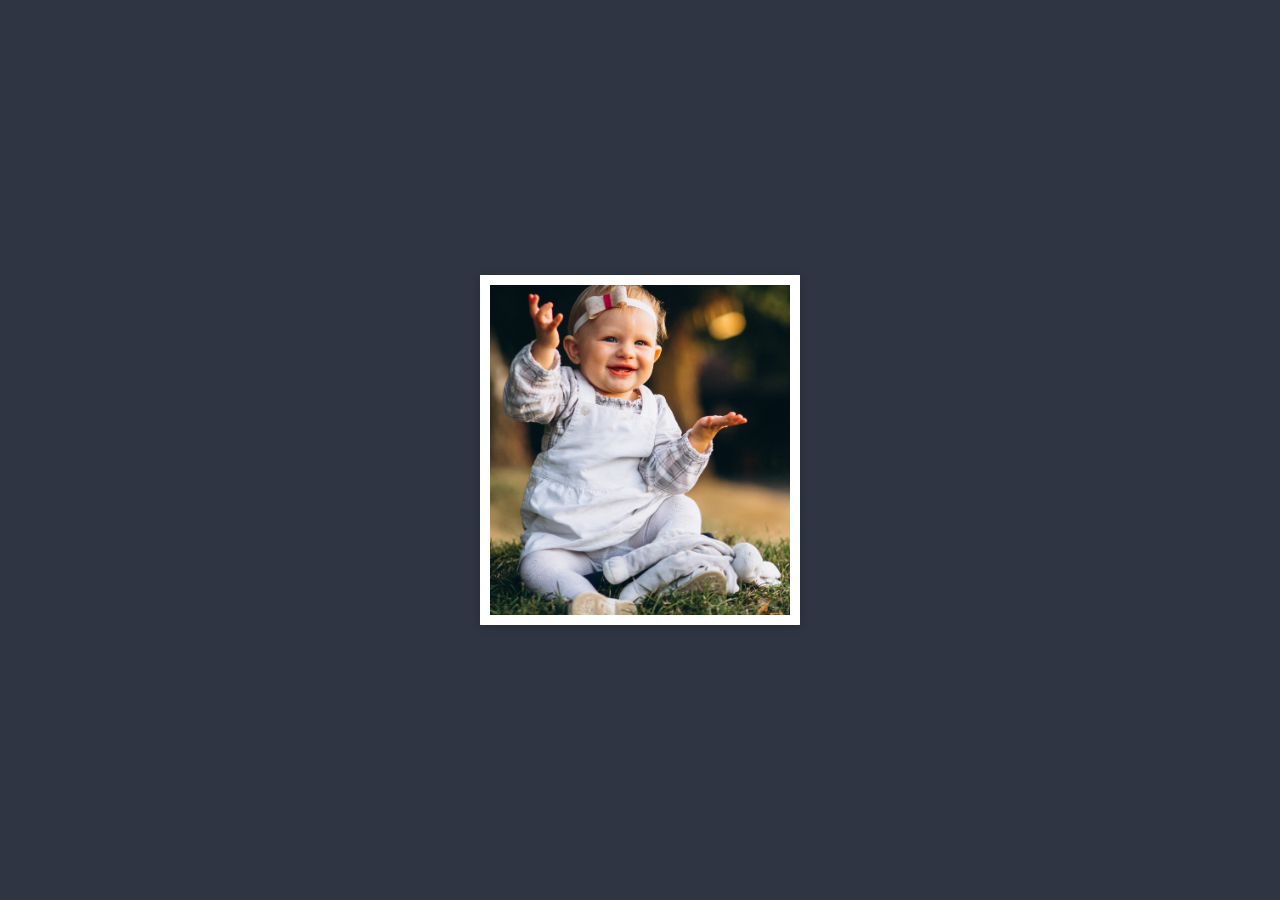
<file: 01_photo_animation/index.html>
<!DOCTYPE html>
<html lang="en">
  <head>
    <meta charset="UTF-8" />
    <meta name="viewport" content="width=device-width, initial-scale=1.0" />
    <title>Photo Animation</title>
    <link rel="stylesheet" href="style.css" />
  </head>
  <body>
    <div class="card">
      <div class="img-box">
        <img src="baby.jpg" alt="Baby" />
      </div>
      <div class="details">
        <h2>Tiya Patricia<br /><span>Baby Girl</span></h2>
      </div>
    </div>
  </body>
</html>
</file>
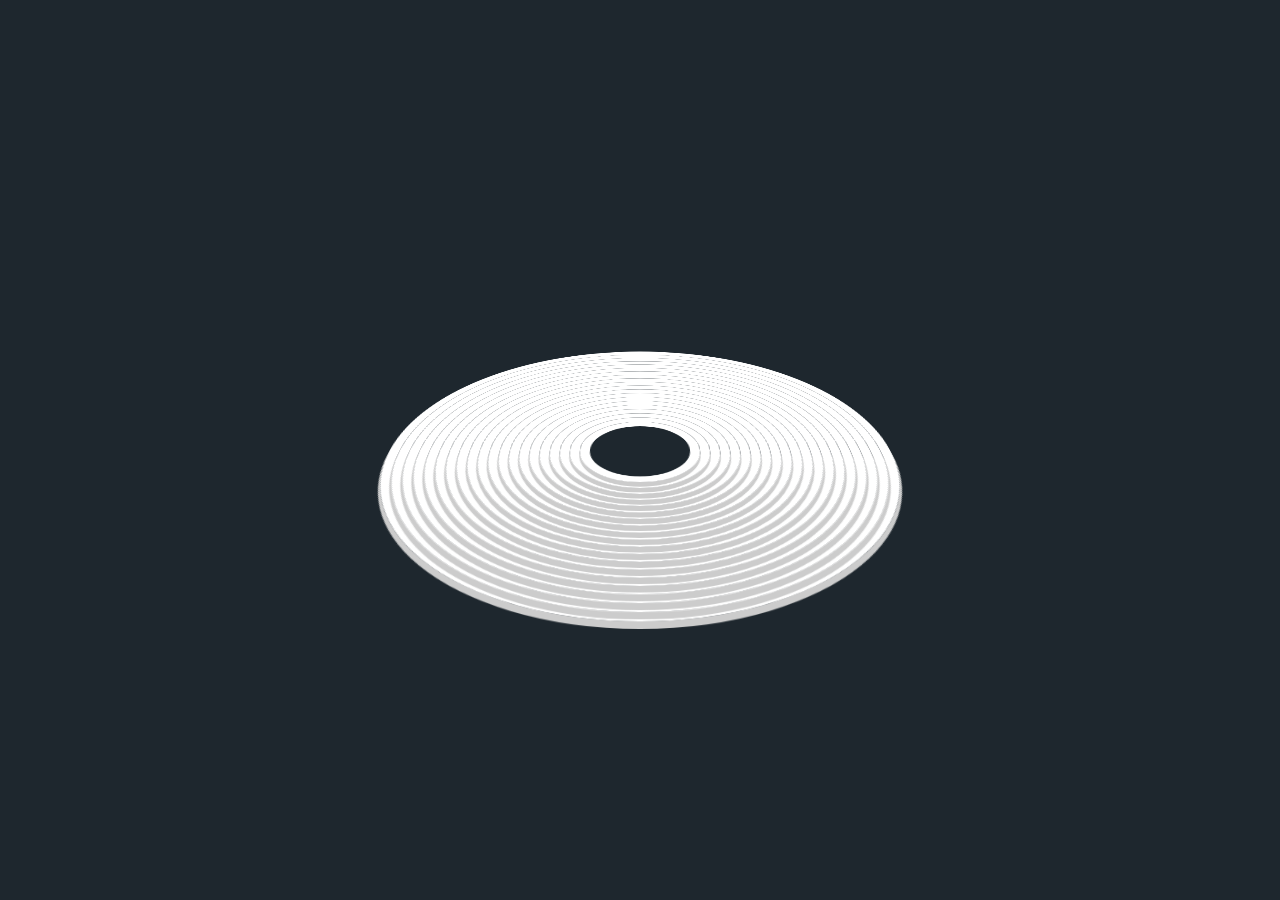
<file: 03_Animated_wave_circle/index.html>
<!DOCTYPE html>
<html lang="en">
  <head>
    <meta charset="UTF-8" />
    <meta name="viewport" content="width=device-width, initial-scale=1.0" />
    <title>Wave Effect</title>
    <link rel="stylesheet" href="style.css" />
  </head>
  <body>
    <div class="wave">
        <div style="--i: 0"></div>
        <div style="--i: 1"></div>
        <div style="--i: 2"></div>
        <div style="--i: 3"></div>
        <div style="--i: 4"></div>
        <div style="--i: 5"></div>
        <div style="--i: 6"></div>
        <div style="--i: 7"></div>
        <div style="--i: 8"></div>
        <div style="--i: 9"></div>
        <div style="--i: 10"></div>
        <div style="--i: 11"></div>
        <div style="--i: 12"></div>
        <div style="--i: 13"></div>
        <div style="--i: 14"></div>
        <div style="--i: 15"></div>
        <div style="--i: 16"></div>
        <div style="--i: 17"></div>
        <div style="--i: 18"></div>
        <div style="--i: 19"></div>
    </div>
  </body>
</html>
</file>
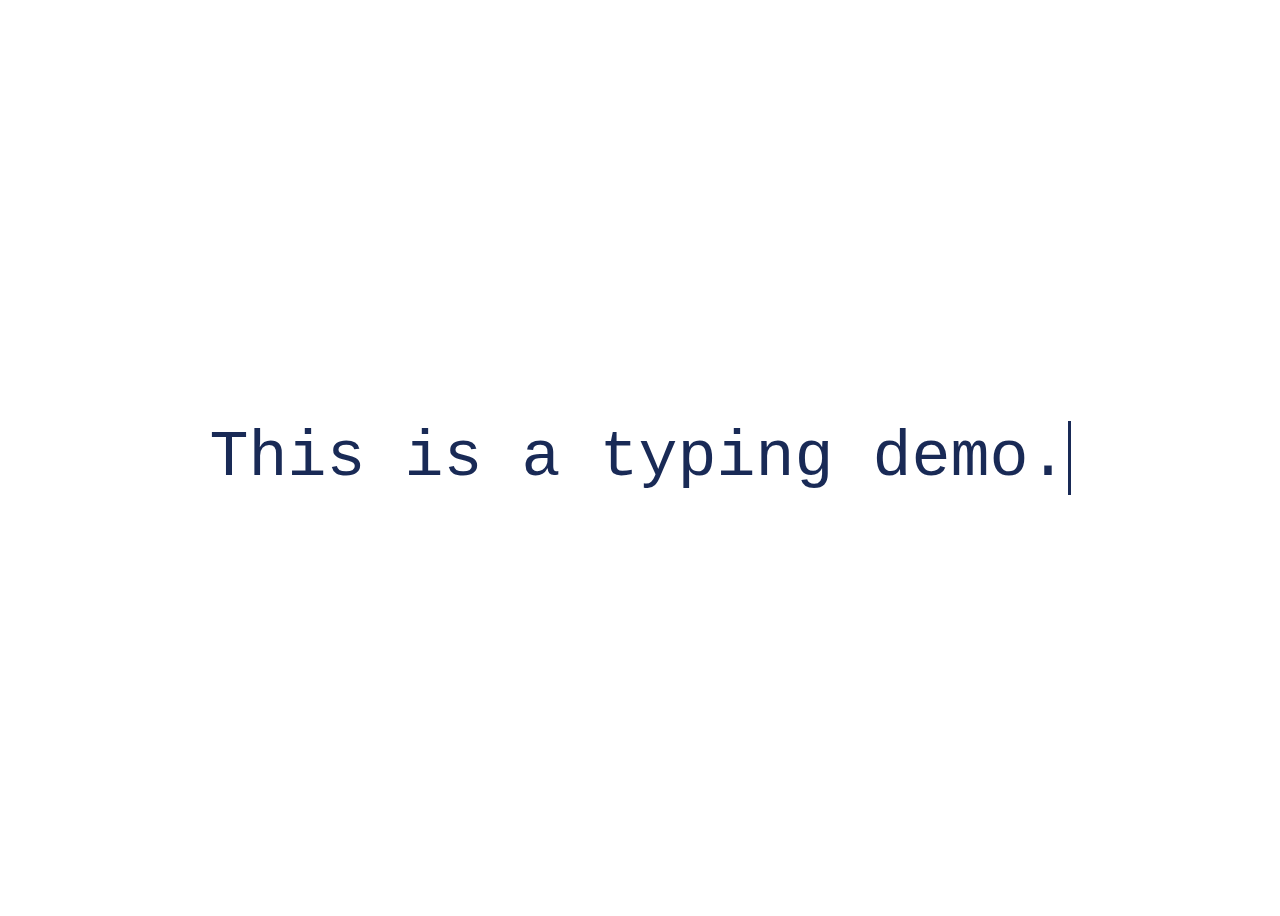
<file: 04_typing/index.html>
<!DOCTYPE html>
<html lang="en">
  <head>
    <meta charset="UTF-8" />
    <meta name="viewport" content="width=device-width, initial-scale=1.0" />
    <title>Typing Writing Effect</title>
    <link rel="stylesheet" href="style.css" />
  </head>
  <body>
    <div class="container">
      <div class="typing-text">This is a typing demo.</div>
    </div>
  </body>
</html>
</file>
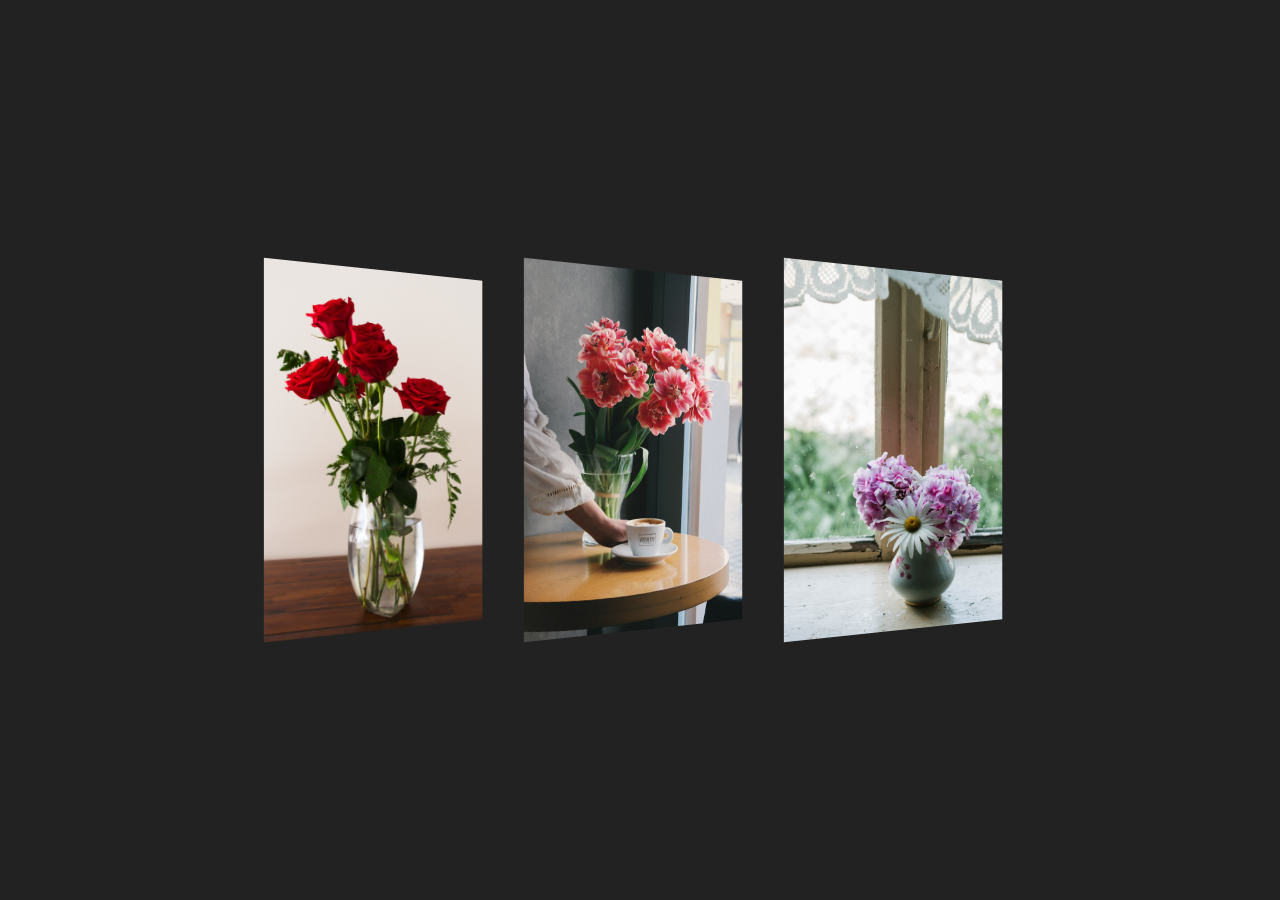
<file: 05_photo_gallery/index.html>
<!DOCTYPE html>
<html lang="en">
  <head>
    <meta charset="UTF-8" />
    <meta name="viewport" content="width=device-width, initial-scale=1.0" />
    <title>Card With Photo Animation</title>
    <link rel="stylesheet" href="style.css" />
  </head>
  <body>
    <div class="container">
      <img src="images/1.jpg" alt="Flowers" />
      <img src="images/2.jpg" alt="Flowers" />
      <img src="images/3.jpg" alt="Flowers" />
    </div>
  </body>
</html>
</file>
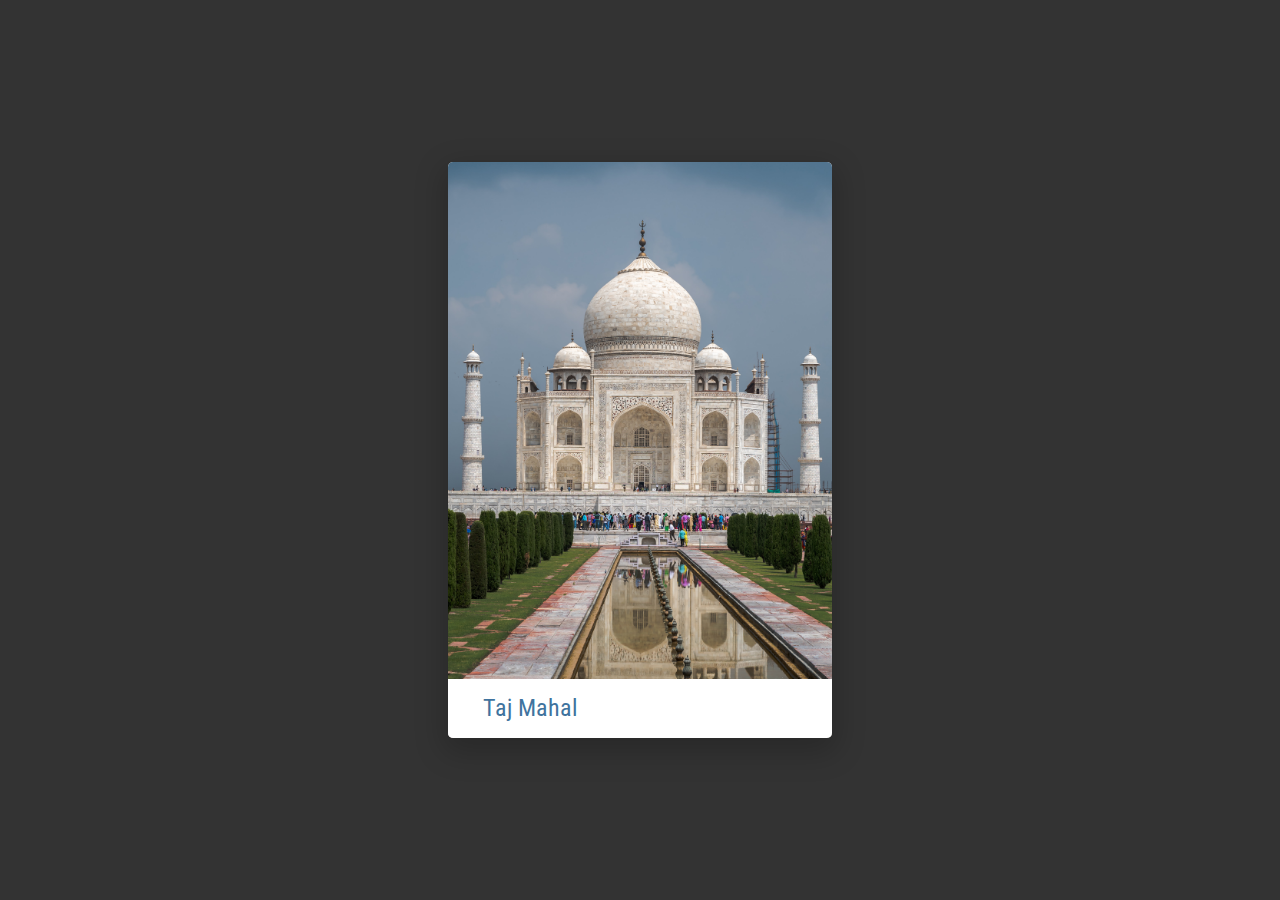
<file: 06_tourist_card/index.html>
<!DOCTYPE html>
<html lang="en">
  <head>
    <meta charset="UTF-8" />
    <meta name="viewport" content="width=device-width, initial-scale=1.0" />
    <title>Tourist Card in CSS</title>
    <link rel="stylesheet" href="style.css" />
  </head>
  <body>
    <main>
      <div class="card">
        <img src="Taj.jpg" alt="Taj Mahal" />
        <div class="card-content">
          <h2>Taj Mahal</h2>
          <p>
            Lorem, ipsum dolor sit amet consectetur adipisicing elit. Sit
            eveniet ipsam id deserunt debitis laboriosam omnis laborum, quaerat
            sunt, mollitia, enim vero numquam ratione inventore error pariatur
            cupiditate itaque nobis.
          </p>
          <a href="#">Read More</a>
        </div>
      </div>
    </main>
  </body>
</html>
</file>
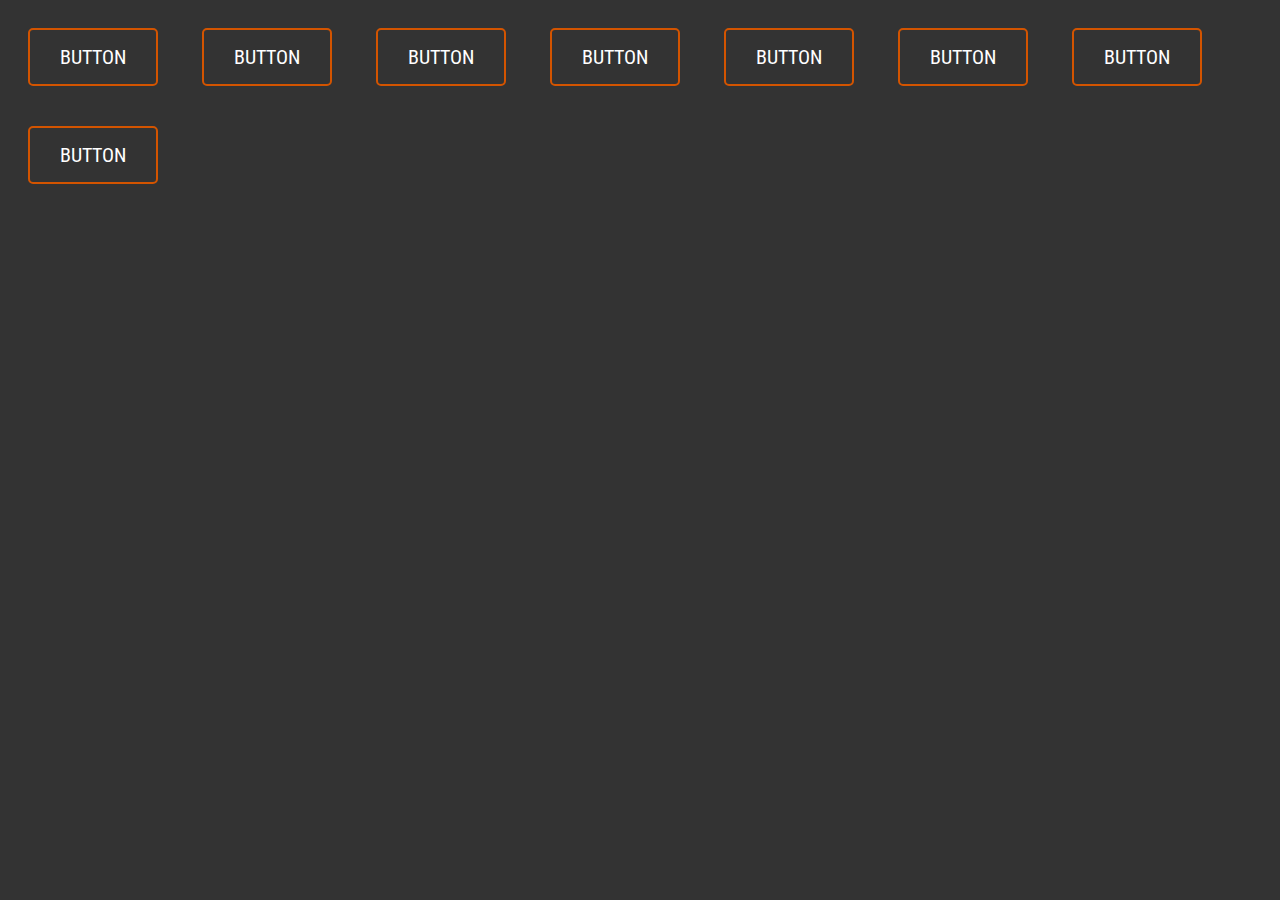
<file: 07_button_hover_animation/index.html>
<!DOCTYPE html>
<html lang="en">
  <head>
    <meta charset="UTF-8" />
    <meta name="viewport" content="width=device-width, initial-scale=1.0" />
    <title>Button hover Animation</title>
    <link rel="stylesheet" href="style.css" />
  </head>
  <body>
    <button class="btn btn-1">Button</button>
    <button class="btn btn-2">Button</button>
    <button class="btn btn-3">Button</button>
    <button class="btn btn-4">Button</button>
    <button class="btn btn-5">Button</button>
    <button class="btn btn-6">Button</button>
    <button class="btn btn-7">Button</button>
    <button class="btn btn-8">Button</button>
  </body>
</html>
</file>
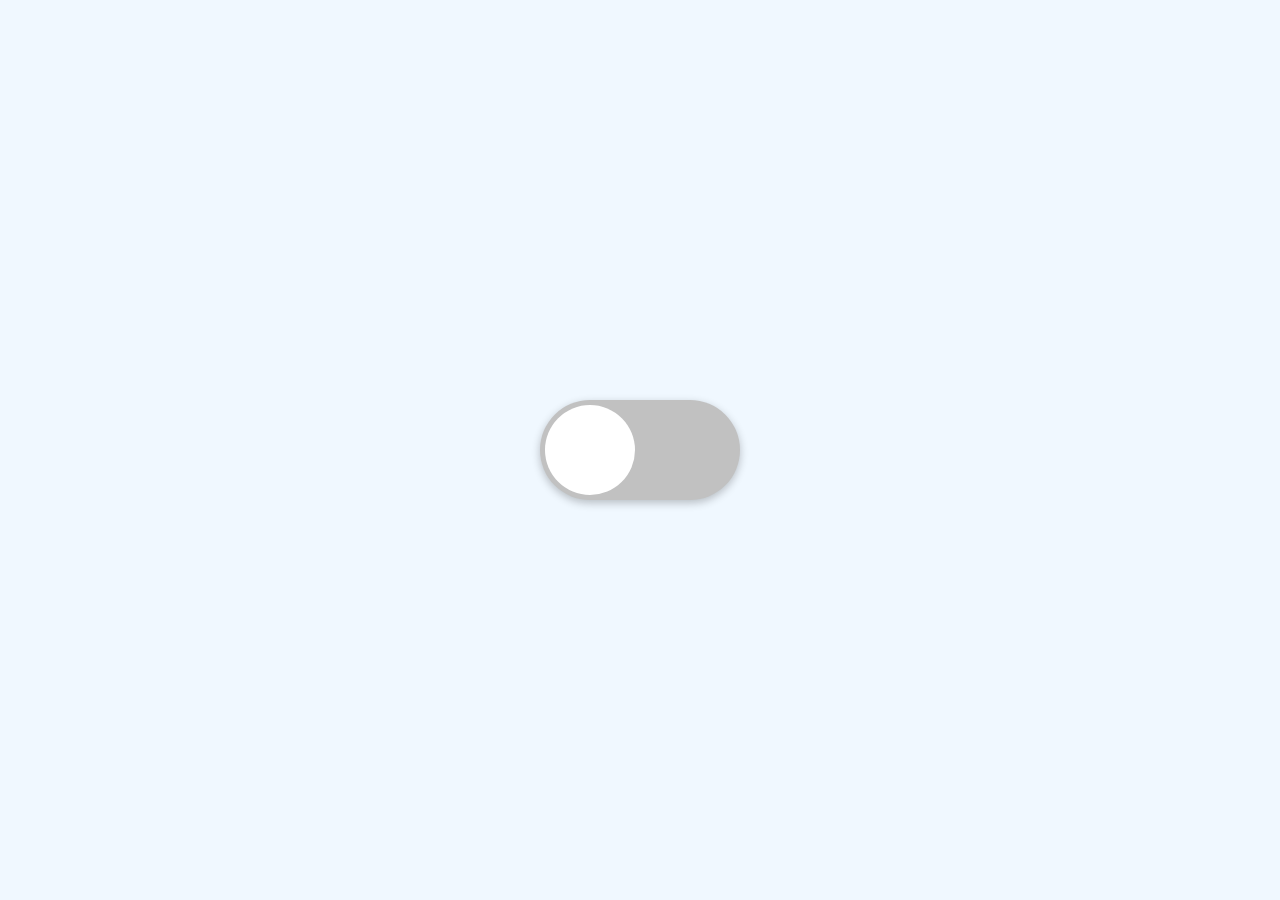
<file: 08_Animated_Toggle_btn/index.html>
<!DOCTYPE html>
<html lang="en">
  <head>
    <meta charset="UTF-8" />
    <meta name="viewport" content="width=device-width, initial-scale=1.0" />
    <title>Animated Toggle Btn</title>
    <link rel="stylesheet" href="style.css" />
  </head>
  <body>
    <div class="container">
      <input type="checkbox" id="check" />
      <label for="check" class="btn"></label>
    </div>
    <script src="script.js"></script>
  </body>
</html>
</file>
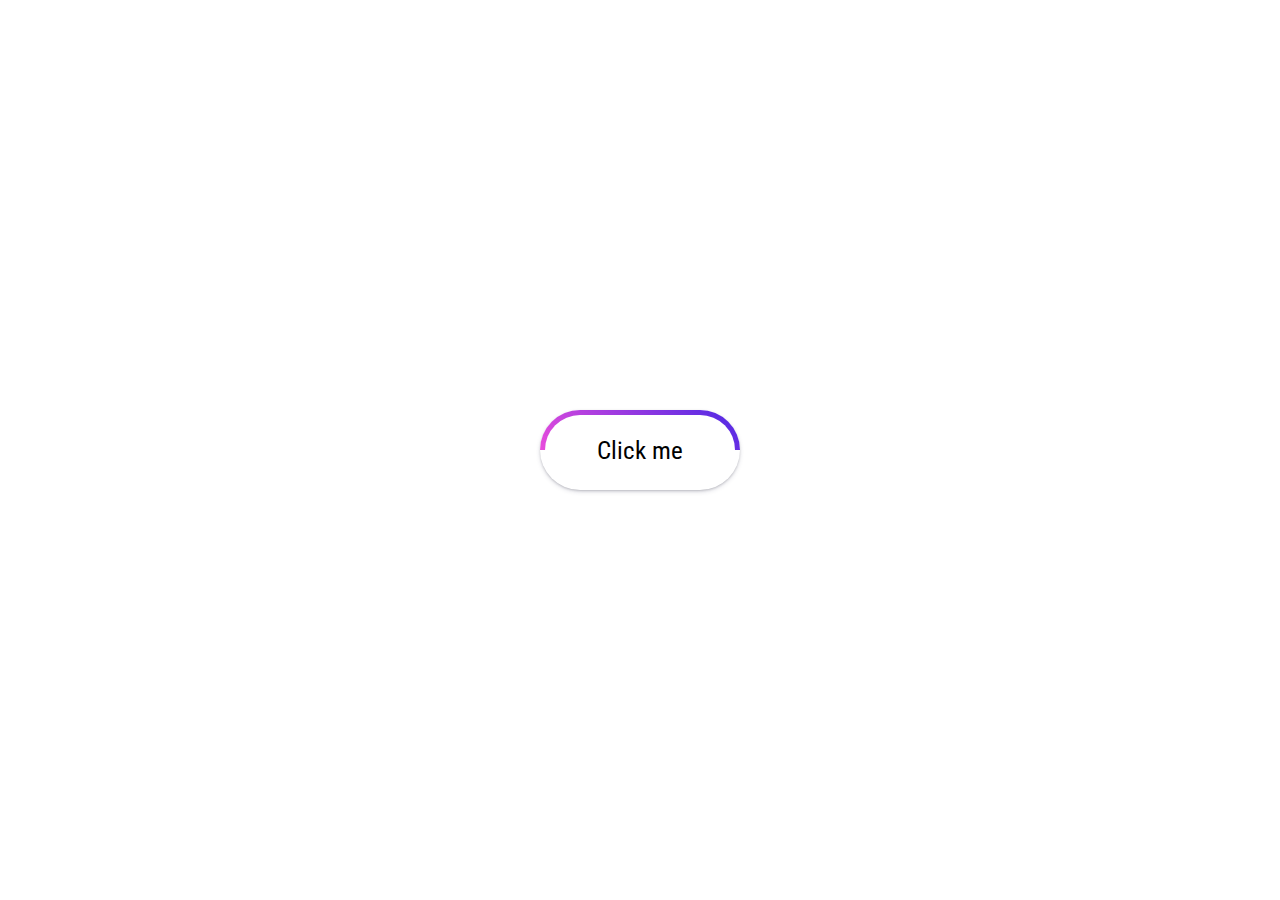
<file: 09_Animated_border_btn/index.html>
<!DOCTYPE html>
<html lang="en">
  <head>
    <meta charset="UTF-8" />
    <meta name="viewport" content="width=device-width, initial-scale=1.0" />
    <title>Animated Border Button</title>
    <link rel="stylesheet" href="style.css" />
  </head>
  <body>
    <div class="container">
      <div class="border"></div>
      <button>Click me</button>
    </div>
  </body>
</html>
</file>
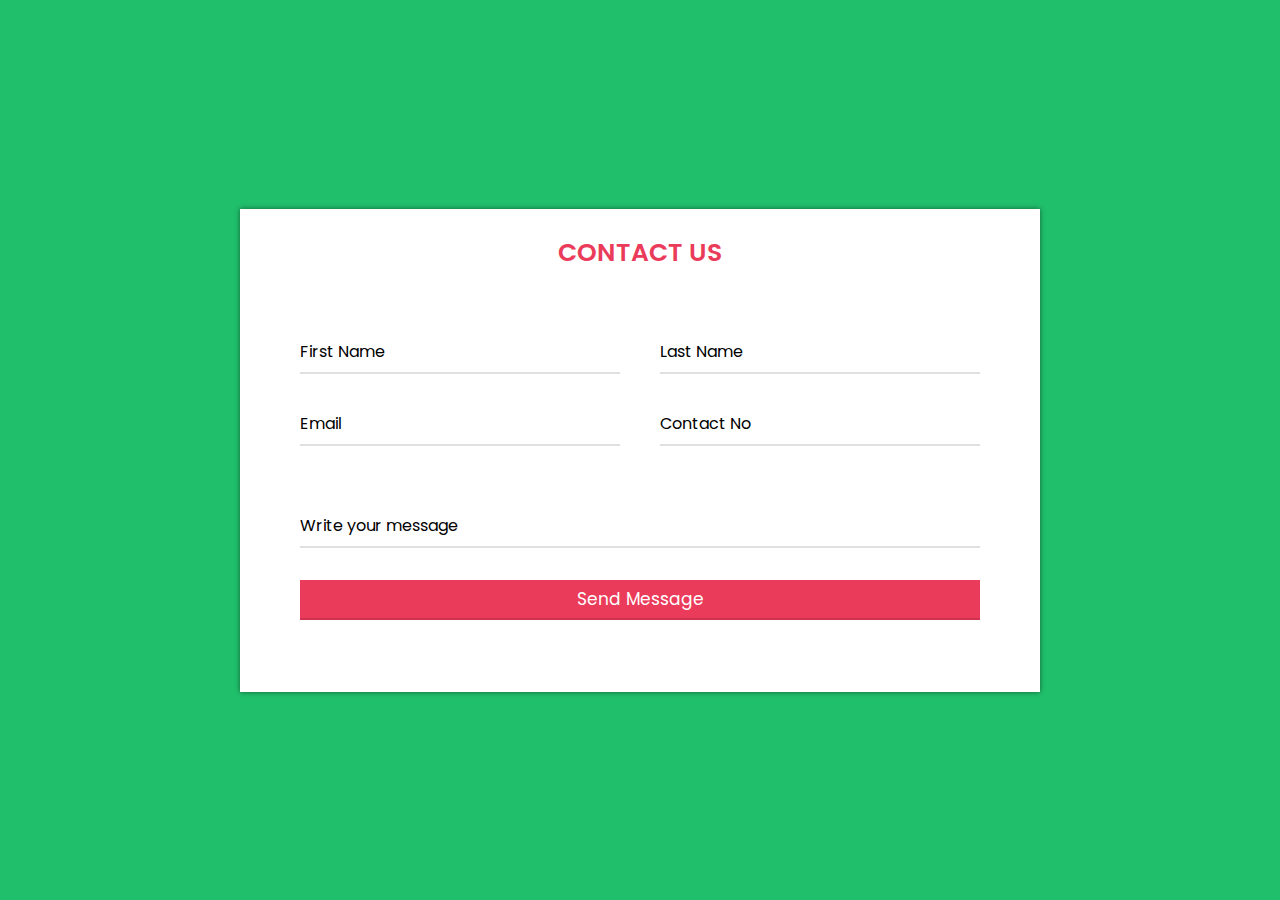
<file: 11_Animated_contact_form/index.html>
<!DOCTYPE html>
<html lang="en">
  <head>
    <meta charset="UTF-8" />
    <meta name="viewport" content="width=device-width, initial-scale=1.0" />
    <title>Animated Contact Form</title>
    <link rel="stylesheet" href="style.css" />
  </head>
  <body>
    <div class="container">
      <div class="title">Contact Us</div>
      <form action="#">
        <div class="row">
          <div class="form-group">
            <input type="text" required id="firstname" />
            <div class="underline"></div>
            <label for="firstname">First Name</label>
          </div>
          <div class="form-group">
            <input type="text" required id="lastname" />
            <div class="underline"></div>
            <label for="lastname">Last Name</label>
          </div>
        </div>
        <div class="row">
          <div class="form-group">
            <input type="text" required id="email" />
            <div class="underline"></div>
            <label for="email">Email</label>
          </div>
          <div class="form-group">
            <input type="text" required id="contact" />
            <div class="underline"></div>
            <label for="contact">Contact No</label>
          </div>
        </div>
        <div class="row">
          <div class="form-group textarea">
            <textarea required></textarea>
            <div class="underline"></div>
            <label for="">Write your message</label>
          </div>
        </div>
        <div class="row">
          <div class="form-group">
            <input type="submit" value="Send Message" />
          </div>
        </div>
      </form>
    </div>
  </body>
</html>
</file>
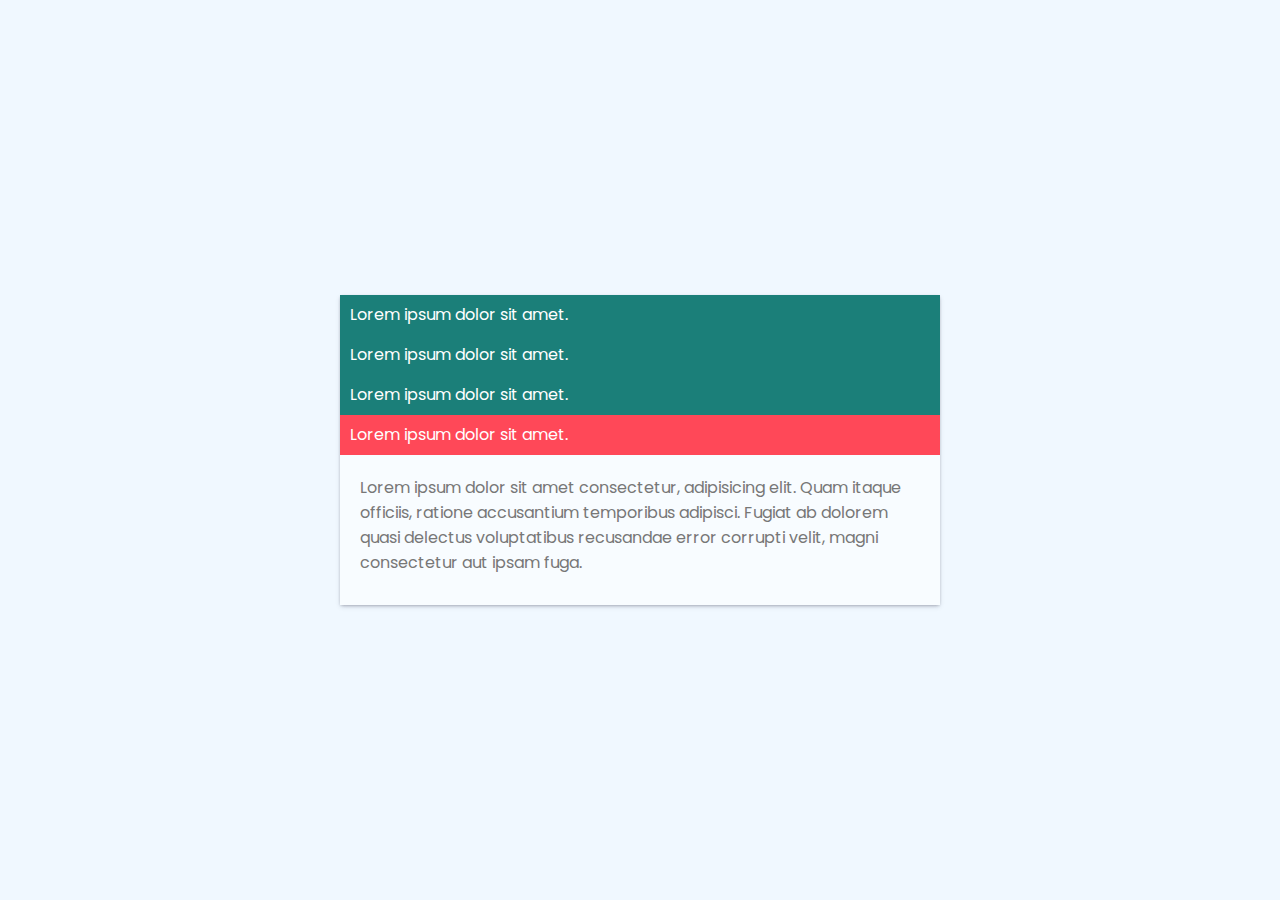
<file: 12_pure_css_accordian_animtion/index.html>
<!DOCTYPE html>
<html lang="en">
  <head>
    <meta charset="UTF-8" />
    <meta name="viewport" content="width=device-width, initial-scale=1.0" />
    <title>Pure CSS Accordion</title>
    <link rel="stylesheet" href="style.css" />
  </head>
  <body>
    <div class="container">
      <div>
        <input type="radio" id="ac1" name="accordion" checked />
        <label for="ac1">Lorem ipsum dolor sit amet.</label>
        <div class="ac">
          <p>
            Lorem ipsum dolor sit amet consectetur, adipisicing elit. Quam
            itaque officiis, ratione accusantium temporibus adipisci. Fugiat ab
            dolorem quasi delectus voluptatibus recusandae error corrupti velit,
            magni consectetur aut ipsam fuga.
          </p>
        </div>
      </div>
      <div>
        <input type="radio" id="ac2" name="accordion" checked />
        <label for="ac2">Lorem ipsum dolor sit amet.</label>
        <div class="ac">
          <p>
            Lorem ipsum dolor sit amet consectetur, adipisicing elit. Quam
            itaque officiis, ratione accusantium temporibus adipisci. Fugiat ab
            dolorem quasi delectus voluptatibus recusandae error corrupti velit,
            magni consectetur aut ipsam fuga.
          </p>
        </div>
      </div>
      <div>
        <input type="radio" id="ac3" name="accordion" checked />
        <label for="ac3">Lorem ipsum dolor sit amet.</label>
        <div class="ac">
          <p>
            Lorem ipsum dolor sit amet consectetur, adipisicing elit. Quam
            itaque officiis, ratione accusantium temporibus adipisci. Fugiat ab
            dolorem quasi delectus voluptatibus recusandae error corrupti velit,
            magni consectetur aut ipsam fuga.
          </p>
        </div>
      </div>
      <div>
        <input type="radio" id="ac4" name="accordion" checked />
        <label for="ac4">Lorem ipsum dolor sit amet.</label>
        <div class="ac">
          <p>
            Lorem ipsum dolor sit amet consectetur, adipisicing elit. Quam
            itaque officiis, ratione accusantium temporibus adipisci. Fugiat ab
            dolorem quasi delectus voluptatibus recusandae error corrupti velit,
            magni consectetur aut ipsam fuga.
          </p>
        </div>
      </div>
    </div>
  </body>
</html>
</file>
<file: 01_photo_animation/style.css>
@import url("https://fonts.googleapis.com/css2?family=Lato:ital,wght@0,300;0,400;0,700;0,900;1,300;1,400;1,700;1,900&display=swap");

body {
  margin: 0;
  font-family: "Lato", sans-serif;
  background-color: #2f3542;
  height: 100vh;
  display: flex;
  justify-content: center;
  align-items: center;
}

.card {
  position: relative;
  width: 320px;
  height: 350px;
  background-color: #fff;
  border-radius: 3px;
  box-shadow: 0 2px 10px rgba(0, 0, 0, 0.2);
}

.card::before,
.card::after {
  content: "";
  position: absolute;
  top: 0;
  left: 0;
  width: 100%;
  height: 100%;
  background-color: #fff;
  z-index: -1;
  transition: 0.5s;
}

.card:hover::before {
  transform: rotate(20deg);
  box-shadow: 0 2px 20px rgba(0, 0, 0, 0.2);
}

.card:hover::after {
  transform: rotate(10deg);
  box-shadow: 0 2px 20px rgba(0, 0, 0, 0.2);
}

.img-box {
  position: absolute;
  background: #2f3542;
  top: 10px;
  left: 10px;
  bottom: 10px;
  right: 10px;
  transition: 0.5s;
}

img {
  position: absolute;
  top: 0;
  left: 0;
  width: 100%;
  height: 100%;
  object-fit: cover;
  z-index: 2;
}
.card:hover .img-box {
  bottom: 80px;
}

.details {
  position: absolute;
  left: 10px;
  right: 10px;
  bottom: 10px;
  height: 60px;
  text-align: center;
}
h2 {
  margin: 0;
  padding: 0;
  font-weight: 600;
  font-size: 20px;
  color: #222;
  text-transform: uppercase;
}

h2 span {
  font-size: 16px;
  color: #ff4757;
  font-weight: 500;
  text-transform: capitalize;
}
</file>
<file: 03_Animated_wave_circle/style.css>
* {
  margin: 0;
  padding: 0;
}
body {
  min-height: 100vh;
  display: grid;
  place-items: center;
  background-color: #1e272e;
}

.wave {
  position: relative;
  width: 500px;
  height: 500px;
  transform-style: preserve-3d;
  transform: perspective(800px) rotateX(60deg);
}
.wave div {
  position: absolute;
  display: block;
  border: 10px solid #fff;
  box-shadow: 0 8px 0 #ccc;
  border-radius: 50%;

  animation: wave 3s ease-in-out infinite;
  top: calc(var(--i) * 10px);
  left: calc(var(--i) * 10px);
  bottom: calc(var(--i) * 10px);
  right: calc(var(--i) * 10px);
  animation-delay:calc(var(--i) * 0.1s) ;
}

@keyframes wave {
  0%,
  100% {
    transform: translateZ(-120px);
  }
  50% {
    transform: translateZ(120px);
  }
}
</file>
<file: 04_typing/style.css>
.container {
  height: 100vh;
  display: grid;
  place-items: center;
}

.typing-text {
  font-family: monospace;
  font-size: 5em;
  color: #192a56;
  border-right: 3px solid;
  width: 22ch;
  white-space: nowrap;
  overflow: hidden;
  animation: typing 3s steps(22), blink 0.5s step-end infinite alternate;
  /* animation: typing 3s steps(22) infinite alternate, blink 0.5s step-end infinite alternate; */
}

@keyframes typing {
  from {
    width: 0;
  }
}

@keyframes blink {
  50% {
    border-color: transparent;
  }
}
</file>
<file: 05_photo_gallery/style.css>
* {
  margin: 0;
  padding: 0;
  box-sizing: border-box;
}

body {
  width: 100%;
  height: 100vh;
  background-color: #222;
  display: grid;
  place-items: center;
}

img {
  width: 30%;
  height: 100%;
  object-fit: cover;
  
  transform: perspective(800px) rotateY(25deg);
  transition: 0.5s;
}
 
.container {
  max-width: 800px;
  max-height: 350px;
  display: flex;
  justify-content: center;
  align-items: center;
  gap: 20px;
  cursor: pointer;
}

.container:hover img {
  opacity: 0.5;
}

.container img:hover {
  transform: perspective(800px) rotateY(0deg) scale(1.2);
  z-index: 99;
  opacity: 1;
}
</file>
<file: 06_tourist_card/style.css>
@import url("https://fonts.googleapis.com/css2?family=Roboto+Condensed:wght@300;400;700&display=swap");

* {
  margin: 0;
  padding: 0;
  box-sizing: border-box;
  font-family: "Roboto Condensed", sans-serif;
}

body {
  background-color: #333;
}

main {
  min-height: 100vh;
  display: flex;
  justify-content: center;
  align-items: center;
}

.card {
  width: 24rem;
  height: 36rem;
  background-color: #fff;
  border-radius: 5px;
  overflow: hidden;
  cursor: pointer;
  position: relative;
  box-shadow: 0 10px 30px 5px rgba(0, 0, 0, 0.2);
}

.card img {
  position: absolute;
  object-fit: cover;
  width: 100%;
  height: 100%;
}

.card-content {
  position: absolute;
  bottom: -50px;
  left: 0px;
  padding: 15px 35px;
  background-color: #fff;
  color: #333;
  transition: bottom 0.3s ease-in-out;
}

.card:hover .card-content {
  bottom: 0;
}

.card-content h2 {
  min-height: 50px;
  color: #40739e;
  font-weight: 400;
}

.card-content p {
  max-height: 0;
  overflow: hidden;
  margin-bottom: 10px;
  transition: max-height 0.3s ease-in-out;
  line-height: 20px;
}

.card:hover .card-content p {
  max-height: 150px;
}

.card-content a {
  text-decoration: none;
}

.card-content a:hover {
  text-decoration: underline;
}
</file>
<file: 07_button_hover_animation/style.css>
@import url("https://fonts.googleapis.com/css2?family=Roboto+Condensed:wght@300;400;700&display=swap");

* {
  font-family: "Roboto Condensed", sans-serif;
}

body {
  background-color: #333;
}

.btn {
  background: transparent;
  font-size: 20px;
  color: #fff;
  border: 2px solid #d35400;
  margin: 20px;
  padding: 15px 30px;
  text-transform: uppercase;
  font-weight: 400;
  position: relative;
  overflow: hidden;
  border-radius: 5px;
  cursor: pointer;
}

.btn::before {
  content: "";
  position: absolute;
  top: 0;
  left: 0;
  z-index: -1;
  width: 100%;
  height: 100%;
  background-color: #d35400;
  transition: 0.5s all ease-in-out;
}

/* btn-1 */
.btn-1::before {
  height: 0;
}
.btn-1:hover::before {
  /* To remove top value */
  top: unset;
  bottom: 0;
  height: 100%;
}

/* btn-2 */
.btn-2::before {
  top: unset;
  bottom: 0;
  height: 0;
}
.btn-2:hover::before {
  bottom: unset;
  top: 0;
  height: 100%;
}

/* btn-3 */
.btn-3::before {
  left: unset;
  width: 0;
  right: 0;
}
.btn-3:hover::before {
  right: unset;
  left: 0;
  width: 100%;
}

/* btn-4 */
.btn-4::before {
  right: unset;
  width: 0;
  left: 0;
}
.btn-4:hover::before {
  left: unset;
  right: 0;
  width: 100%;
}

.btn-5::before,
.btn-6::before,
.btn-7::before,
.btn-8::before {
  top: 50%;
  left: 50%;
  transform: translate(-50%, -50%);
}

/* btn-5 */
.btn-5::before {
  height: 0;
}
.btn-5:hover::before {
  height: 100%;
}

/* btn-6 */
.btn-6::before {
  width: 0;
}
.btn-6:hover::before {
  width: 100%;
}

/* btn-7 */
.btn-7::before {
  height: 0;
  transform: translate(-50%, -50%) rotate(45deg);
}
.btn-7:hover::before {
  height: 380%;
}

/* btn-8 */
.btn-8::before {
  height: 0;
  transform: translate(-50%, -50%) rotate(-45deg);
}
.btn-8:hover::before {
  height: 380%;
}
</file>
<file: 08_Animated_Toggle_btn/style.css>
* {
  margin: 0;
  padding: 0;
}

.container {
  width: 100vw;
  height: 100vh;
  display: flex;
  justify-content: center;
  align-items: center;
  background-color: aliceblue;
}
.btn {
  width: 200px;
  height: 100px;
  background: #c1c1c1;
  border-radius: 200px;
  cursor: pointer;
  position: relative;
  box-shadow: rgba(0, 0, 0, 0.24) 0px 3px 8px;
}
.btn::before {
  position: absolute;
  content: "";
  width: 90px;
  height: 90px;
  background-color: #fff;
  border-radius: 50%;
  margin: 5px;
  transition: 0.5s;
}
input:checked + .btn {
  background-color: #dc143c;
}
input:checked + .btn::before {
  transform: translateX(100px);
}
input {
  display: none;
}
</file>
<file: 09_Animated_border_btn/style.css>
@import url("https://fonts.googleapis.com/css2?family=Roboto+Condensed:wght@300;400;700&display=swap");

* {
  margin: 0;
  padding: 0;
  box-sizing: border-box;
  font-family: "Roboto Condensed", sans-serif;
}

body {
  width: 100vw;
  height: 100vh;
  display: grid;
  place-items: center;
}
.container {
  width: 200px;
  height: 80px;
  background-color: #fff;
  box-shadow: rgba(50, 50, 93, 0.25) 0px 2px 5px -1px,
    rgba(0, 0, 0, 0.3) 0px 1px 3px -1px;
  border-radius: 100px;
  overflow: hidden;
  position: relative;
  cursor: pointer;
}

.border {
  width: 200px;
  height: 40px;
  background: linear-gradient(45deg, #e94cdc, #4c28e4);
  animation-name: rotate;
  animation-duration: 2s;
  animation-iteration-count: infinite;
  animation-timing-function: linear;
  animation-play-state: paused;
}
@keyframes rotate {
  from {
    transform: rotate(0deg);
  }
  to {
    transform: rotate(360deg);
  }
}
button {
  position: absolute;
  top: 50%;
  left: 50%;
  transform: translate(-50%, -50%);
  width: 190px;
  height: 70px;
  border-radius: 100px;
  border: none;
  background-color: #fff;
  font-size: 25px;
  cursor: inherit;
}

.container:hover .border{
  animation-play-state: running;
}
</file>
<file: 11_Animated_contact_form/style.css>
@import url("https://fonts.googleapis.com/css?family=Poppins:400,500,600,700&display=swap");

* {
  margin: 0;
  padding: 0;
  box-sizing: border-box;
  font-family: "Poppins", sans-serif;
}

:root {
  --bgcolor: #20bf6b;
  --red: #eb3b5a;
  --purple: #8854d0;
}

body {
  height: 100vh;
  width: 100%;
  display: flex;
  justify-content: center;
  align-items: center;
  background-color: var(--bgcolor);
}

.container {
  width: 800px;
  background: #fff;
  padding: 25px 40px 10px 40px;
  box-shadow: 0px 0px 5px rgba(0, 0, 0, 0.5);
}

.title {
  text-align: center;
  font-size: 25px;
  font-weight: 600;
  text-transform: uppercase;
  color: var(--red);
}

.container form {
  padding: 30px 0;
}

.row {
  display: flex;
  margin: 32px 0;
}

.form-group {
  /* background-color: red; */
  width: 100%;
  margin: 0 20px;
  height: 40px;
  position: relative;
}

.textarea {
  height: 70px;
}

.form-group input,
.form-group textarea {
  display: block;
  width: 100%;
  height: 100%;
  border: none;
  font-size: 17px;
  outline: none;
  border-bottom: 2px solid rgba(0, 0, 0, 0.12);
}

.form-group textarea {
  resize: none;
  padding-top: 10px;
}

.form-group label {
  position: absolute;
  font-size: 16px;
  bottom: 10px;
  pointer-events: none;
  transition: 0.3s ease;
}

.form-group input:focus ~ label,
.form-group input:valid ~ label {
  transform: translateY(-20px);
  color: var(--purple);
  font-size: 14px;
}
.form-group textarea:focus ~ label,
.form-group textarea:valid ~ label {
  transform: translateY(-50px);
  color: var(--purple);
  font-size: 14px;
}
.underline {
  width: 100%;
  height: 2px;
  background: var(--purple);
  position: absolute;
  bottom: 0;
  transform: scaleX(0);
  transition: 0.3s ease;
}

.form-group input:focus ~ .underline,
.form-group input:valid ~ .underline,
.form-group textarea:focus ~ .underline,
.form-group textarea:valid ~ .underline {
  transform: scaleX(1);
}

input[type="submit"] {
  background-color: var(--red);
  color: #fff;
}
</file>
<file: 12_pure_css_accordian_animtion/style.css>
@import url("https://fonts.googleapis.com/css2?family=Poppins:wght@300;400;500;600&display=swap");

* {
  margin: 0;
  padding: 0;
  box-sizing: border-box;
  font-family: "Poppins", sans-serif;
}

body {
  background-color: aliceblue;
  min-height: 100vh;
  display: grid;
  place-items: center;
}

.container {
  max-width: 600px;
  box-shadow: rgba(50, 50, 93, 0.25) 0px 2px 5px -1px,
    rgba(0, 0, 0, 0.3) 0px 1px 3px -1px;
}

.container input[type="radio"] {
  display: none;
}
.container label {
  cursor: pointer;
  height: 40px;
  line-height: 40px;
  display: block;
  background-color: #1b7f79;
  color: #fff;
  padding: 0px 10px;
  transition: background 0.5s;
}
.container input:checked + label,
.container label:hover {
  background-color: #ff4858;
}

.ac {
  background: rgba(255, 255, 255, 0.5);
  overflow: hidden;
  color: #333;
  transition: height 0.3s ease-in-out;
  height: 0;
}

.ac p {
  color: #777;
  padding: 20px;
  font-weight: 400;
}

.container input:checked ~ .ac {
  height: 150px;
}
</file>
